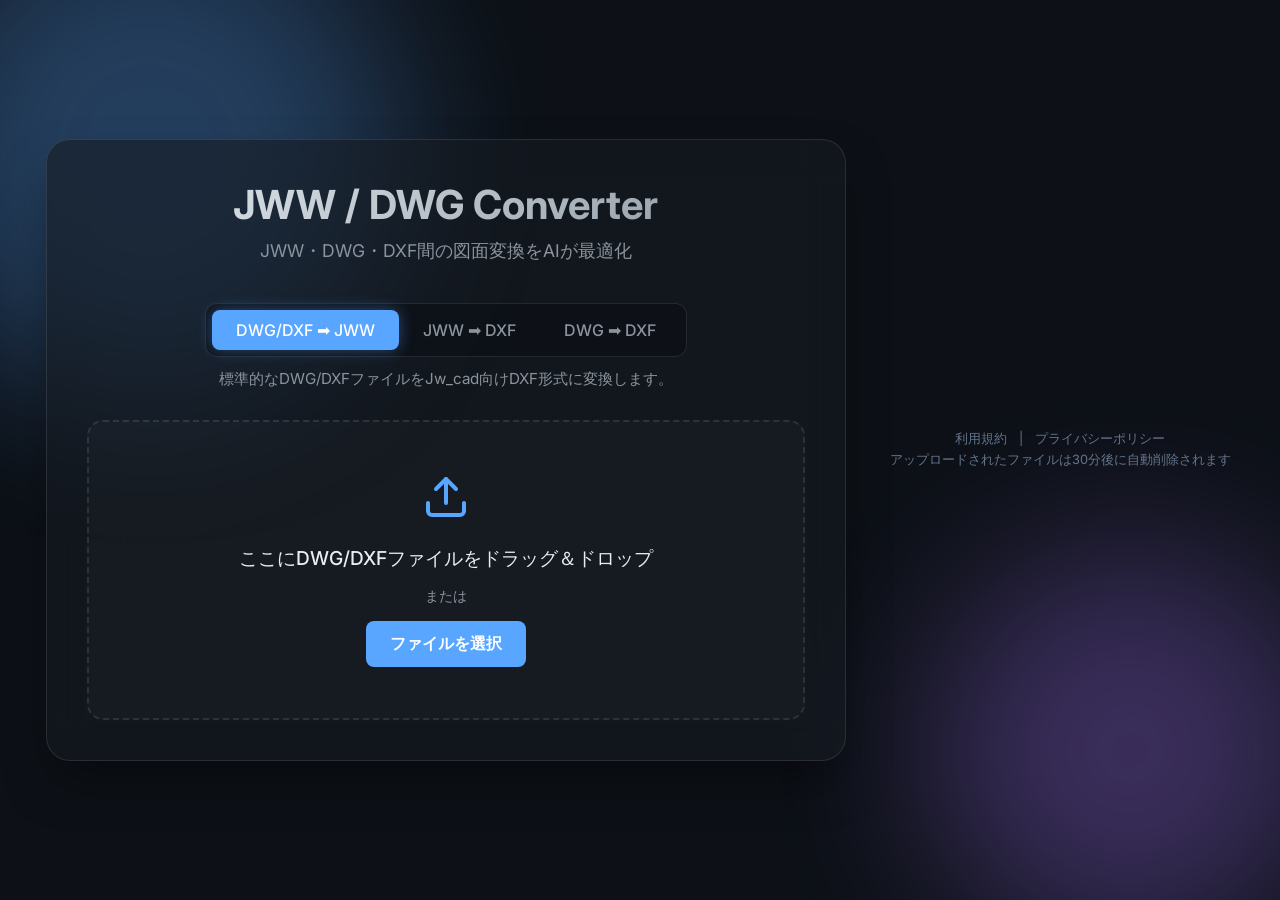
<file: frontend/index.html>
<!DOCTYPE html>
<html lang="ja">

<head>
    <meta charset="UTF-8">
    <meta name="viewport" content="width=device-width, initial-scale=1.0">
    <title>JWW / DWG Converter SaaS</title>
    <link href="https://fonts.googleapis.com/css2?family=Inter:wght@400;500;600;700&display=swap" rel="stylesheet">
    <link rel="stylesheet" href="style.css">
</head>

<body>
    <div class="background-elements">
        <div class="circle circle-1"></div>
        <div class="circle circle-2"></div>
    </div>

    <div class="app-container glass-panel">
        <header>
            <h1>JWW / DWG Converter</h1>
            <p>JWW・DWG・DXF間の図面変換をAIが最適化</p>
        </header>

        <main>
            <div class="mode-selector">
                <div class="toggle-container">
                    <input type="radio" id="mode-to-jww" name="conversion-mode" value="to-jww" checked>
                    <label for="mode-to-jww">DWG/DXF ➡ JWW</label>

                    <input type="radio" id="mode-jww-to-dwg" name="conversion-mode" value="jww-to-dwg">
                    <label for="mode-jww-to-dwg">JWW ➡ DXF</label>

                    <input type="radio" id="mode-to-dxf" name="conversion-mode" value="to-dxf">
                    <label for="mode-to-dxf">DWG ➡ DXF</label>
                </div>
                <p class="mode-desc" id="mode-desc">標準的なDWG/DXFファイルをJw_cad向けDXF形式に変換します。</p>
            </div>

            <!-- Step 1: Upload -->
            <section id="upload-section" class="active">
                <div class="drop-zone" id="drop-zone">
                    <div class="drop-zone-content">
                        <svg width="48" height="48" viewBox="0 0 24 24" fill="none" stroke="currentColor"
                            stroke-width="2" stroke-linecap="round" stroke-linejoin="round">
                            <path d="M21 15v4a2 2 0 0 1-2 2H5a2 2 0 0 1-2-2v-4"></path>
                            <polyline points="17 8 12 3 7 8"></polyline>
                            <line x1="12" y1="3" x2="12" y2="15"></line>
                        </svg>
                        <p id="drop-zone-text">ここにDWG/DXFファイルをドラッグ＆ドロップ</p>
                        <span>または</span>
                        <button class="btn primary-btn" onclick="document.getElementById('file-input').click()">ファイルを選択</button>
                        <input type="file" id="file-input" accept=".dxf,.dwg,.jww" multiple style="display: none;">
                    </div>
                </div>
            </section>

            <!-- Step 2: Mapping -->
            <section id="mapping-section" class="hidden">
                <div id="file-list-container" class="table-container" style="margin-bottom: 1rem;">
                    <h3>アップロード済みファイル</h3>
                    <ul id="file-list" style="list-style: none; padding: 0; margin: 0;"></ul>
                </div>

                <div class="mapping-header" style="display: flex; justify-content: space-between; align-items: center; flex-wrap: wrap;">
                    <div>
                        <h2>変換マッピング</h2>
                        <p class="filename-display" id="filename-display"></p>
                    </div>
                    <button class="btn primary-btn glow-btn" id="btn-ai-suggest" style="background: linear-gradient(135deg, #a855f7, #6366f1); border-color: transparent;">✨ AI自動提案</button>
                </div>

                <div id="source-format-badge" class="source-badge hidden"></div>

                <div class="table-container">
                    <h3>レイヤーマッピング</h3>
                    <table id="layer-table">
                        <thead>
                            <tr>
                                <th id="th-layer-src">DWG レイヤー</th>
                                <th id="th-layer-tgt">JWW 変換先グループ-レイヤー</th>
                            </tr>
                        </thead>
                        <tbody>
                        </tbody>
                    </table>
                </div>

                <div class="table-container">
                    <h3>色マッピング</h3>
                    <table id="color-table">
                        <thead>
                            <tr>
                                <th id="th-color-src">DWG 色</th>
                                <th id="th-color-tgt">JWW 変換先色 (背景: 黒)</th>
                            </tr>
                        </thead>
                        <tbody>
                        </tbody>
                    </table>
                </div>

                <div class="table-container">
                    <h3>線種マッピング</h3>
                    <table id="linetype-table">
                        <thead>
                            <tr>
                                <th id="th-linetype-src">DWG 線種</th>
                                <th id="th-linetype-tgt">JWW 変換先線種</th>
                            </tr>
                        </thead>
                        <tbody>
                        </tbody>
                    </table>
                </div>

                <div class="actions">
                    <button class="btn secondary-btn" id="btn-cancel">キャンセル</button>
                    <button class="btn primary-btn glow-btn" id="btn-convert">変換開始</button>
                </div>
            </section>

            <!-- Step 3: Success -->
            <section id="success-section" class="hidden">
                <div class="success-content">
                    <svg width="64" height="64" viewBox="0 0 24 24" fill="none" stroke="#22c55e" stroke-width="2"
                        stroke-linecap="round" stroke-linejoin="round">
                        <path d="M22 11.08V12a10 10 0 1 1-5.93-9.14"></path>
                        <polyline points="22 4 12 14.01 9 11.01"></polyline>
                    </svg>
                    <h2>変換成功！</h2>
                    <p id="success-message">変換済みファイルの準備ができました。</p>
                    <a id="download-link" class="btn primary-btn glow-btn" href="#" download>ファイルをダウンロード</a>
                    <button class="btn secondary-btn mt-4" id="btn-restart">別のファイルを変換</button>
                </div>
            </section>

            <!-- Loading overlay -->
            <div id="loading-overlay" class="hidden">
                <div class="spinner"></div>
                <p id="loading-text">処理中...</p>
            </div>
        </main>
    </div>

    <footer style="text-align: center; padding: 1.5rem; color: #64748b; font-size: 0.8rem;">
        <a href="/app/terms.html" style="color: #64748b; text-decoration: none; margin: 0 0.5rem;">利用規約</a>
        <span>|</span>
        <a href="/app/privacy.html" style="color: #64748b; text-decoration: none; margin: 0 0.5rem;">プライバシーポリシー</a>
        <br>
        <span style="margin-top: 0.3rem; display: inline-block;">アップロードされたファイルは30分後に自動削除されます</span>
    </footer>

    <script src="app.js"></script>
</body>

</html>
</file>
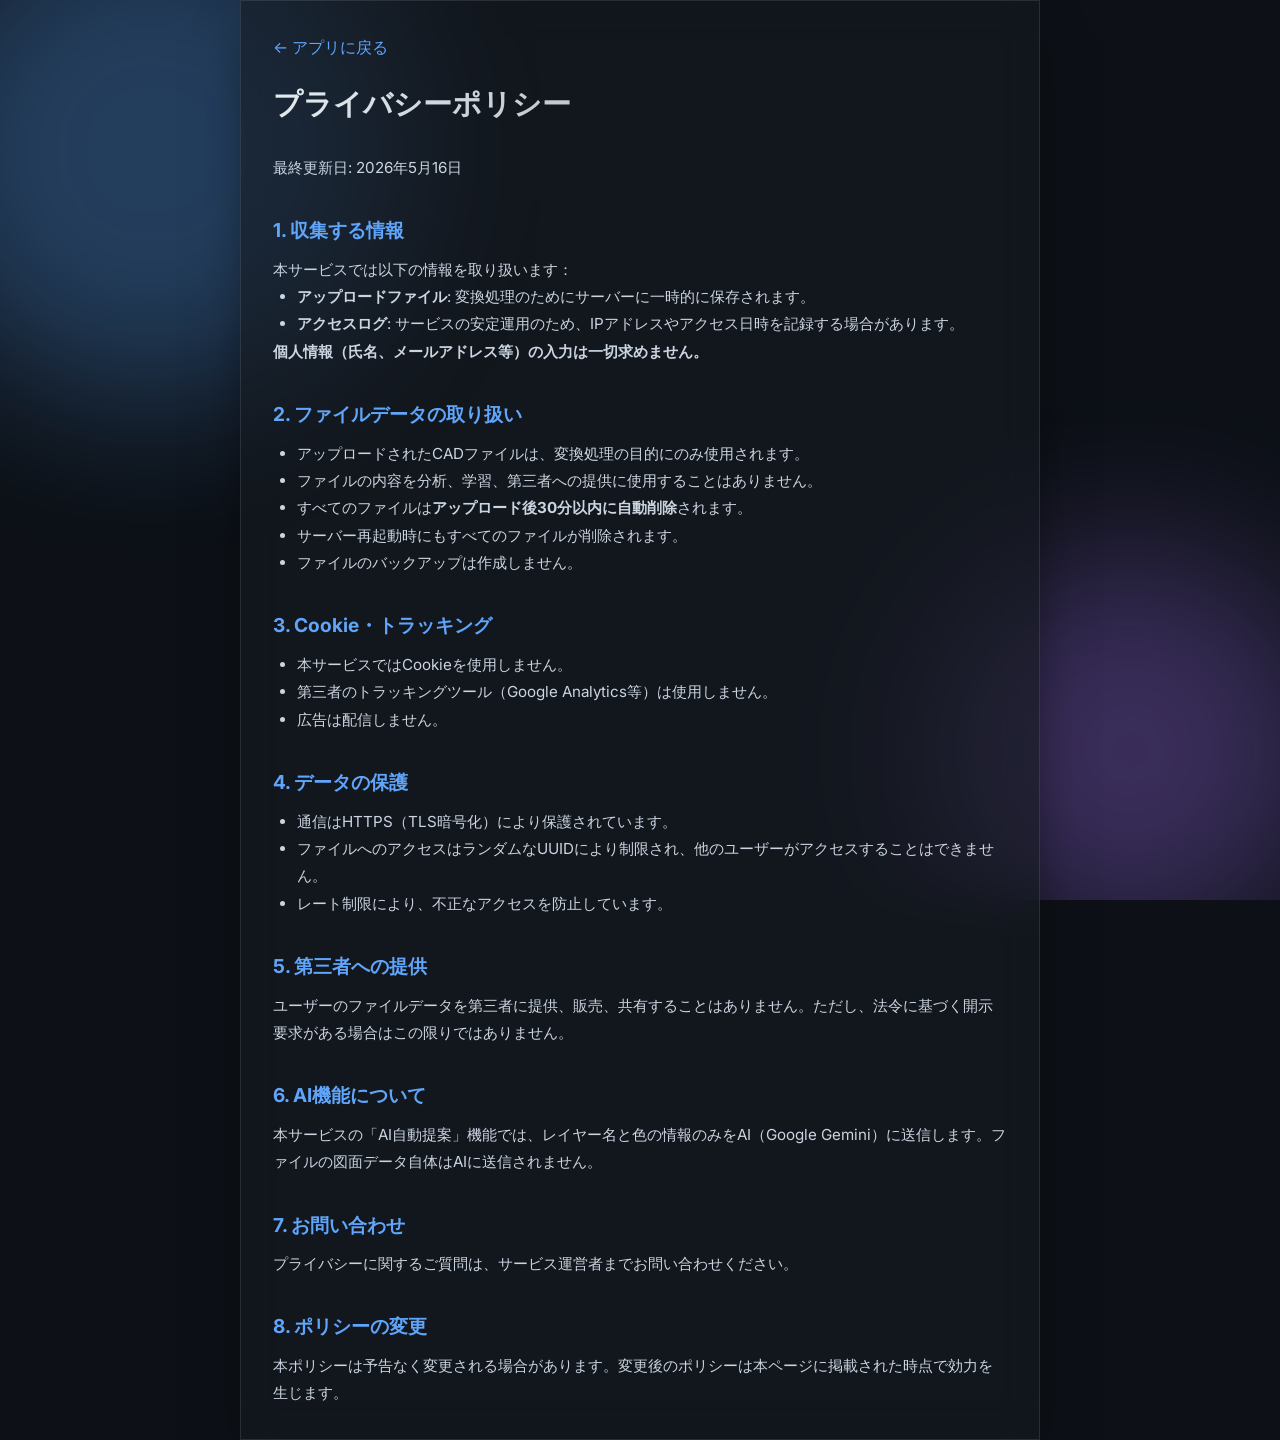
<file: frontend/privacy.html>
<!DOCTYPE html>
<html lang="ja">
<head>
    <meta charset="UTF-8">
    <meta name="viewport" content="width=device-width, initial-scale=1.0">
    <title>プライバシーポリシー - JWW / DWG Converter</title>
    <link href="https://fonts.googleapis.com/css2?family=Inter:wght@400;500;600;700&display=swap" rel="stylesheet">
    <link rel="stylesheet" href="style.css">
    <style>
        .legal-content { max-width: 800px; margin: 0 auto; padding: 2rem; color: #e2e8f0; line-height: 1.8; }
        .legal-content h1 { font-size: 1.8rem; margin-bottom: 1.5rem; }
        .legal-content h2 { font-size: 1.2rem; margin-top: 2rem; margin-bottom: 0.5rem; color: #60a5fa; }
        .legal-content p, .legal-content li { font-size: 0.95rem; color: #cbd5e1; }
        .legal-content ul { padding-left: 1.5rem; }
        .back-link { display: inline-block; margin-bottom: 1rem; color: #60a5fa; text-decoration: none; }
        .back-link:hover { text-decoration: underline; }
        .legal-date { color: #94a3b8; font-size: 0.85rem; }
    </style>
</head>
<body>
    <div class="background-elements">
        <div class="circle circle-1"></div>
        <div class="circle circle-2"></div>
    </div>
    <div class="legal-content glass-panel">
        <a href="/app/" class="back-link">&larr; アプリに戻る</a>
        <h1>プライバシーポリシー</h1>
        <p class="legal-date">最終更新日: 2026年5月16日</p>

        <h2>1. 収集する情報</h2>
        <p>本サービスでは以下の情報を取り扱います：</p>
        <ul>
            <li><strong>アップロードファイル</strong>: 変換処理のためにサーバーに一時的に保存されます。</li>
            <li><strong>アクセスログ</strong>: サービスの安定運用のため、IPアドレスやアクセス日時を記録する場合があります。</li>
        </ul>
        <p><strong>個人情報（氏名、メールアドレス等）の入力は一切求めません。</strong></p>

        <h2>2. ファイルデータの取り扱い</h2>
        <ul>
            <li>アップロードされたCADファイルは、変換処理の目的にのみ使用されます。</li>
            <li>ファイルの内容を分析、学習、第三者への提供に使用することはありません。</li>
            <li>すべてのファイルは<strong>アップロード後30分以内に自動削除</strong>されます。</li>
            <li>サーバー再起動時にもすべてのファイルが削除されます。</li>
            <li>ファイルのバックアップは作成しません。</li>
        </ul>

        <h2>3. Cookie・トラッキング</h2>
        <ul>
            <li>本サービスではCookieを使用しません。</li>
            <li>第三者のトラッキングツール（Google Analytics等）は使用しません。</li>
            <li>広告は配信しません。</li>
        </ul>

        <h2>4. データの保護</h2>
        <ul>
            <li>通信はHTTPS（TLS暗号化）により保護されています。</li>
            <li>ファイルへのアクセスはランダムなUUIDにより制限され、他のユーザーがアクセスすることはできません。</li>
            <li>レート制限により、不正なアクセスを防止しています。</li>
        </ul>

        <h2>5. 第三者への提供</h2>
        <p>ユーザーのファイルデータを第三者に提供、販売、共有することはありません。ただし、法令に基づく開示要求がある場合はこの限りではありません。</p>

        <h2>6. AI機能について</h2>
        <p>本サービスの「AI自動提案」機能では、レイヤー名と色の情報のみをAI（Google Gemini）に送信します。ファイルの図面データ自体はAIに送信されません。</p>

        <h2>7. お問い合わせ</h2>
        <p>プライバシーに関するご質問は、サービス運営者までお問い合わせください。</p>

        <h2>8. ポリシーの変更</h2>
        <p>本ポリシーは予告なく変更される場合があります。変更後のポリシーは本ページに掲載された時点で効力を生じます。</p>
    </div>
</body>
</html>
</file>
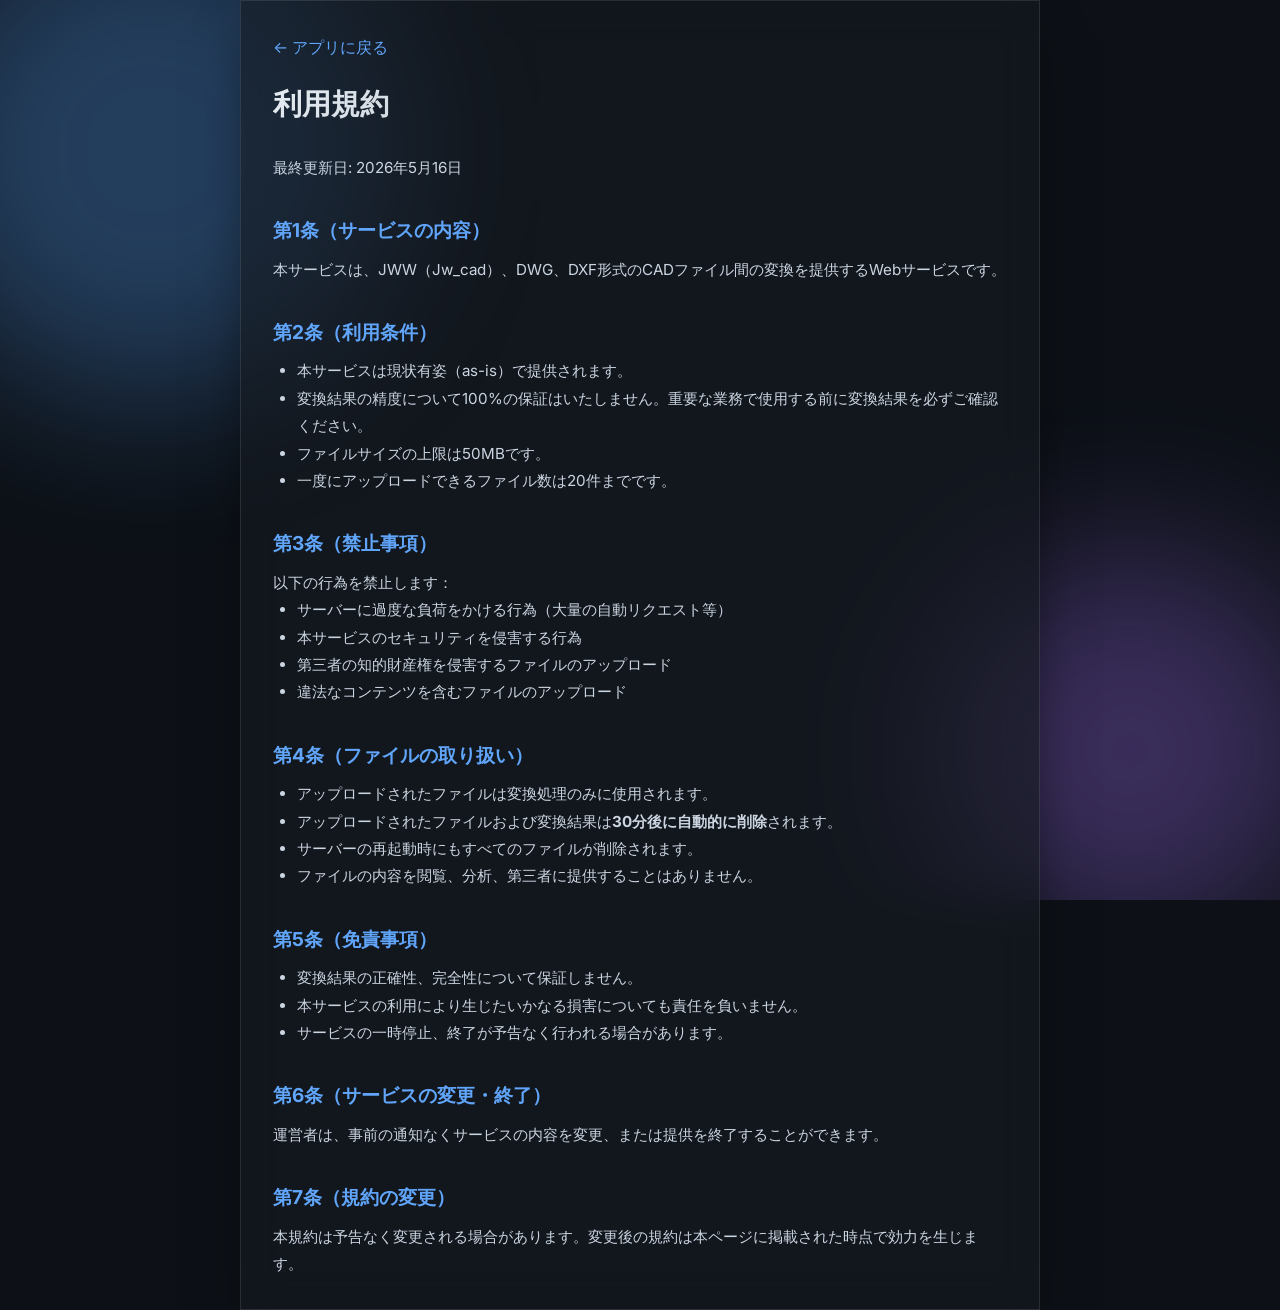
<file: frontend/terms.html>
<!DOCTYPE html>
<html lang="ja">
<head>
    <meta charset="UTF-8">
    <meta name="viewport" content="width=device-width, initial-scale=1.0">
    <title>利用規約 - JWW / DWG Converter</title>
    <link href="https://fonts.googleapis.com/css2?family=Inter:wght@400;500;600;700&display=swap" rel="stylesheet">
    <link rel="stylesheet" href="style.css">
    <style>
        .legal-content { max-width: 800px; margin: 0 auto; padding: 2rem; color: #e2e8f0; line-height: 1.8; }
        .legal-content h1 { font-size: 1.8rem; margin-bottom: 1.5rem; }
        .legal-content h2 { font-size: 1.2rem; margin-top: 2rem; margin-bottom: 0.5rem; color: #60a5fa; }
        .legal-content p, .legal-content li { font-size: 0.95rem; color: #cbd5e1; }
        .legal-content ul { padding-left: 1.5rem; }
        .back-link { display: inline-block; margin-bottom: 1rem; color: #60a5fa; text-decoration: none; }
        .back-link:hover { text-decoration: underline; }
        .legal-date { color: #94a3b8; font-size: 0.85rem; }
    </style>
</head>
<body>
    <div class="background-elements">
        <div class="circle circle-1"></div>
        <div class="circle circle-2"></div>
    </div>
    <div class="legal-content glass-panel">
        <a href="/app/" class="back-link">&larr; アプリに戻る</a>
        <h1>利用規約</h1>
        <p class="legal-date">最終更新日: 2026年5月16日</p>

        <h2>第1条（サービスの内容）</h2>
        <p>本サービスは、JWW（Jw_cad）、DWG、DXF形式のCADファイル間の変換を提供するWebサービスです。</p>

        <h2>第2条（利用条件）</h2>
        <ul>
            <li>本サービスは現状有姿（as-is）で提供されます。</li>
            <li>変換結果の精度について100%の保証はいたしません。重要な業務で使用する前に変換結果を必ずご確認ください。</li>
            <li>ファイルサイズの上限は50MBです。</li>
            <li>一度にアップロードできるファイル数は20件までです。</li>
        </ul>

        <h2>第3条（禁止事項）</h2>
        <p>以下の行為を禁止します：</p>
        <ul>
            <li>サーバーに過度な負荷をかける行為（大量の自動リクエスト等）</li>
            <li>本サービスのセキュリティを侵害する行為</li>
            <li>第三者の知的財産権を侵害するファイルのアップロード</li>
            <li>違法なコンテンツを含むファイルのアップロード</li>
        </ul>

        <h2>第4条（ファイルの取り扱い）</h2>
        <ul>
            <li>アップロードされたファイルは変換処理のみに使用されます。</li>
            <li>アップロードされたファイルおよび変換結果は<strong>30分後に自動的に削除</strong>されます。</li>
            <li>サーバーの再起動時にもすべてのファイルが削除されます。</li>
            <li>ファイルの内容を閲覧、分析、第三者に提供することはありません。</li>
        </ul>

        <h2>第5条（免責事項）</h2>
        <ul>
            <li>変換結果の正確性、完全性について保証しません。</li>
            <li>本サービスの利用により生じたいかなる損害についても責任を負いません。</li>
            <li>サービスの一時停止、終了が予告なく行われる場合があります。</li>
        </ul>

        <h2>第6条（サービスの変更・終了）</h2>
        <p>運営者は、事前の通知なくサービスの内容を変更、または提供を終了することができます。</p>

        <h2>第7条（規約の変更）</h2>
        <p>本規約は予告なく変更される場合があります。変更後の規約は本ページに掲載された時点で効力を生じます。</p>
    </div>
</body>
</html>
</file>
<file: frontend/style.css>
:root {
    --bg-color: #0d1117;
    --panel-bg: rgba(22, 27, 34, 0.6);
    --panel-border: rgba(255, 255, 255, 0.1);
    --text-primary: #e6edf3;
    --text-secondary: #8b949e;
    --accent-color: #58a6ff;
    --accent-glow: rgba(88, 166, 255, 0.4);
    --success-color: #238636;
    --error-color: #f85149;
    --input-bg: rgba(13, 17, 23, 0.8);
    --table-header: rgba(33, 38, 45, 0.8);
    --table-row-hover: rgba(255, 255, 255, 0.05);
}

* {
    box-sizing: border-box;
    margin: 0;
    padding: 0;
}

body {
    font-family: 'Inter', -apple-system, BlinkMacSystemFont, "Segoe UI", Helvetica, Arial, sans-serif;
    background-color: var(--bg-color);
    color: var(--text-primary);
    min-height: 100vh;
    display: flex;
    justify-content: center;
    align-items: center;
    overflow-x: hidden;
    position: relative;
}

.background-elements {
    position: fixed;
    top: 0;
    left: 0;
    width: 100vw;
    height: 100vh;
    z-index: -1;
    overflow: hidden;
}

.circle {
    position: absolute;
    border-radius: 50%;
    filter: blur(80px);
    opacity: 0.3;
}

.circle-1 {
    width: 500px;
    height: 500px;
    background: #58a6ff;
    top: -100px;
    left: -100px;
}

.circle-2 {
    width: 400px;
    height: 400px;
    background: #a371f7;
    bottom: -50px;
    right: -50px;
}

.app-container {
    width: 100%;
    max-width: 800px;
    margin: 40px 20px;
    border-radius: 24px;
    padding: 40px;
    position: relative;
}

.glass-panel {
    background: var(--panel-bg);
    backdrop-filter: blur(20px);
    -webkit-backdrop-filter: blur(20px);
    border: 1px solid var(--panel-border);
    box-shadow: 0 25px 50px -12px rgba(0, 0, 0, 0.5);
}

header {
    text-align: center;
    margin-bottom: 40px;
}

h1 {
    font-size: 2.5rem;
    font-weight: 700;
    margin-bottom: 10px;
    background: linear-gradient(135deg, #e6edf3 0%, #8b949e 100%);
    -webkit-background-clip: text;
    background-clip: text;
    -webkit-text-fill-color: transparent;
}

header p {
    color: var(--text-secondary);
    font-size: 1.1rem;
}

.hidden {
    display: none !important;
}

.drop-zone {
    border: 2px dashed var(--panel-border);
    border-radius: 16px;
    height: 300px;
    display: flex;
    flex-direction: column;
    justify-content: center;
    align-items: center;
    transition: all 0.3s ease;
    cursor: pointer;
    background: rgba(255, 255, 255, 0.02);
}

.drop-zone:hover,
.drop-zone.dragover {
    border-color: var(--accent-color);
    background: rgba(88, 166, 255, 0.05);
}

.drop-zone-content {
    text-align: center;
    display: flex;
    flex-direction: column;
    align-items: center;
    gap: 15px;
}

.drop-zone-content svg {
    color: var(--accent-color);
    margin-bottom: 10px;
}

.drop-zone-content p {
    font-size: 1.2rem;
    font-weight: 500;
}

.drop-zone-content span {
    color: var(--text-secondary);
    font-size: 0.9rem;
}

.btn {
    padding: 12px 24px;
    border-radius: 8px;
    font-size: 1rem;
    font-weight: 600;
    cursor: pointer;
    transition: all 0.2s ease;
    border: none;
    outline: none;
    font-family: inherit;
    text-decoration: none;
    display: inline-block;
}

.primary-btn {
    background-color: var(--accent-color);
    color: #fff;
}

.primary-btn:hover {
    background-color: #4a94e8;
    transform: translateY(-2px);
}

.secondary-btn {
    background-color: transparent;
    color: var(--text-primary);
    border: 1px solid var(--panel-border);
}

.secondary-btn:hover {
    background-color: rgba(255, 255, 255, 0.1);
}

.glow-btn {
    box-shadow: 0 0 20px var(--accent-glow);
}

.mapping-header {
    margin-bottom: 24px;
    display: flex;
    justify-content: space-between;
    align-items: center;
}

.filename-display {
    color: var(--accent-color);
    font-weight: 500;
    background: rgba(88, 166, 255, 0.1);
    padding: 6px 12px;
    border-radius: 16px;
}

.table-container {
    margin-bottom: 30px;
    background: var(--input-bg);
    border-radius: 12px;
    border: 1px solid var(--panel-border);
    overflow: hidden;
}

.table-container h3 {
    padding: 16px;
    background: var(--table-header);
    border-bottom: 1px solid var(--panel-border);
    font-size: 1.1rem;
}

table {
    width: 100%;
    border-collapse: collapse;
}

th,
td {
    padding: 12px 16px;
    text-align: left;
    border-bottom: 1px solid var(--panel-border);
}

th {
    color: var(--text-secondary);
    font-size: 0.9rem;
    font-weight: 600;
}

tr:last-child td {
    border-bottom: none;
}

tr:hover {
    background: var(--table-row-hover);
}

select {
    width: 100%;
    padding: 8px 12px;
    border-radius: 6px;
    background-color: var(--bg-color);
    border: 1px solid var(--panel-border);
    color: var(--text-primary);
    font-family: inherit;
    font-size: 0.9rem;
    outline: none;
    transition: border-color 0.2s;
}

select:focus,
.mapping-input:focus {
    border-color: var(--accent-color);
}

.mapping-input {
    width: 100%;
    padding: 8px 12px;
    border-radius: 6px;
    background-color: var(--bg-color);
    border: 1px solid var(--panel-border);
    color: var(--text-primary);
    font-family: inherit;
    font-size: 0.9rem;
    outline: none;
    transition: border-color 0.2s;
}

.ai-suggested {
    background-color: rgba(168, 85, 247, 0.15) !important;
    border-color: #a855f7 !important;
    box-shadow: 0 0 8px rgba(168, 85, 247, 0.3) inset;
}

.actions {
    display: flex;
    justify-content: flex-end;
    gap: 16px;
    margin-top: 40px;
}

.success-content {
    text-align: center;
    padding: 60px 20px;
    display: flex;
    flex-direction: column;
    align-items: center;
    gap: 20px;
}

.mt-4 {
    margin-top: 16px;
}

#loading-overlay {
    position: absolute;
    top: 0;
    left: 0;
    width: 100%;
    height: 100%;
    background: rgba(13, 17, 23, 0.8);
    backdrop-filter: blur(4px);
    border-radius: 24px;
    display: flex;
    flex-direction: column;
    justify-content: center;
    align-items: center;
    z-index: 10;
}

.spinner {
    width: 50px;
    height: 50px;
    border: 3px solid rgba(88, 166, 255, 0.3);
    border-radius: 50%;
    border-top-color: var(--accent-color);
    animation: spin 1s ease-in-out infinite;
    margin-bottom: 16px;
}

@keyframes spin {
    to {
        transform: rotate(360deg);
    }
}

/* Mode Selector Styles */
.mode-selector {
    margin-bottom: 30px;
    text-align: center;
}

.toggle-container {
    display: inline-flex;
    background: rgba(13, 17, 23, 0.8);
    border: 1px solid var(--panel-border);
    border-radius: 12px;
    padding: 6px;
    margin-bottom: 12px;
}

.toggle-container input[type="radio"] {
    display: none;
}

.toggle-container label {
    padding: 10px 24px;
    border-radius: 8px;
    color: var(--text-secondary);
    font-weight: 500;
    cursor: pointer;
    transition: all 0.3s ease;
}

.toggle-container input[type="radio"]:checked + label {
    background: var(--accent-color);
    color: #fff;
    box-shadow: 0 0 15px var(--accent-glow);
}

.mode-desc {
    color: var(--text-secondary);
    font-size: 0.95rem;
}

.source-badge {
    display: inline-block;
    background: linear-gradient(135deg, #238636, #2ea043);
    color: #fff;
    padding: 6px 16px;
    border-radius: 20px;
    font-size: 0.85rem;
    font-weight: 600;
    margin-bottom: 20px;
    letter-spacing: 0.5px;
}
</file>
